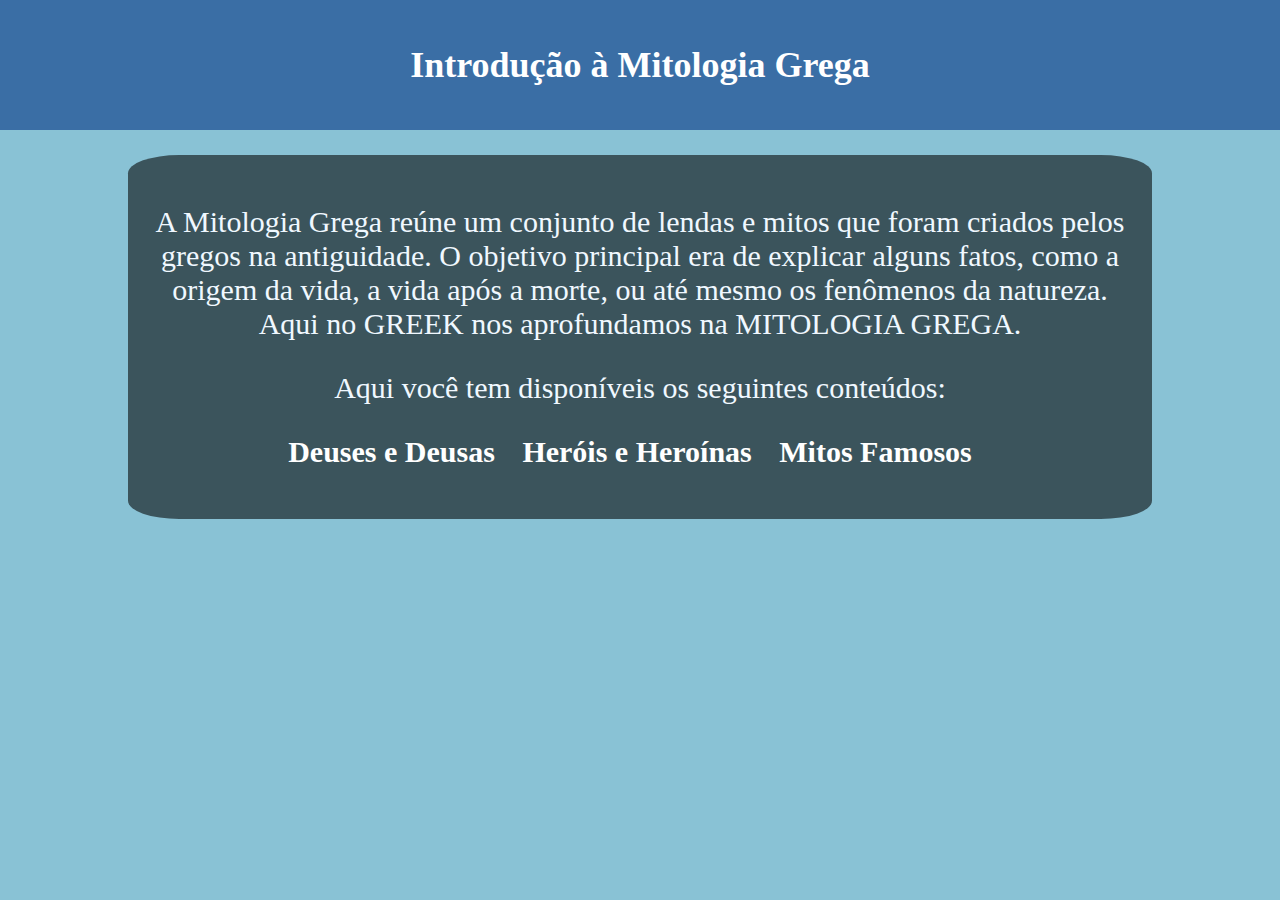
<file: 1_INTRODUCAO/index.html>
<!DOCTYPE html>
<html lang="pt-br">
<head>
    <meta charset="UTF-8">
    <meta name="viewport" content="width=device-width, initial-scale=1.0">
    <link rel="stylesheet" href="style.css">
    <link rel="stylesheet" href= "global.css">
    <title>Mitologia Grega</title>
</head>
<body>
    
    <header>
        
        <h1>Introdução à Mitologia Grega</h1>
    </header>
    <main>
        <p>A Mitologia Grega reúne um conjunto de lendas e mitos que foram criados pelos gregos na antiguidade.
            O objetivo principal era de explicar alguns fatos, como a origem da vida, a vida após a morte, ou até mesmo os fenômenos da natureza.
            Aqui no GREEK nos aprofundamos na MITOLOGIA GREGA.</p>
            <p>Aqui você tem disponíveis os seguintes conteúdos:</p>
        <nav>
            <ul>
                <li><a href="http://192.168.15.176:5500/2_DEUSES/index.html">Deuses e Deusas</a></li>
                <li><a href="http://192.168.15.176:5500/3_HEROIS/index.html">Heróis e Heroínas</a></li>
                <li><a href="http://192.168.15.176:5500/4_MITOS/index.html">Mitos Famosos</a></li>
            </ul>
        </nav>
    </main>
</body>
</html>
</file>
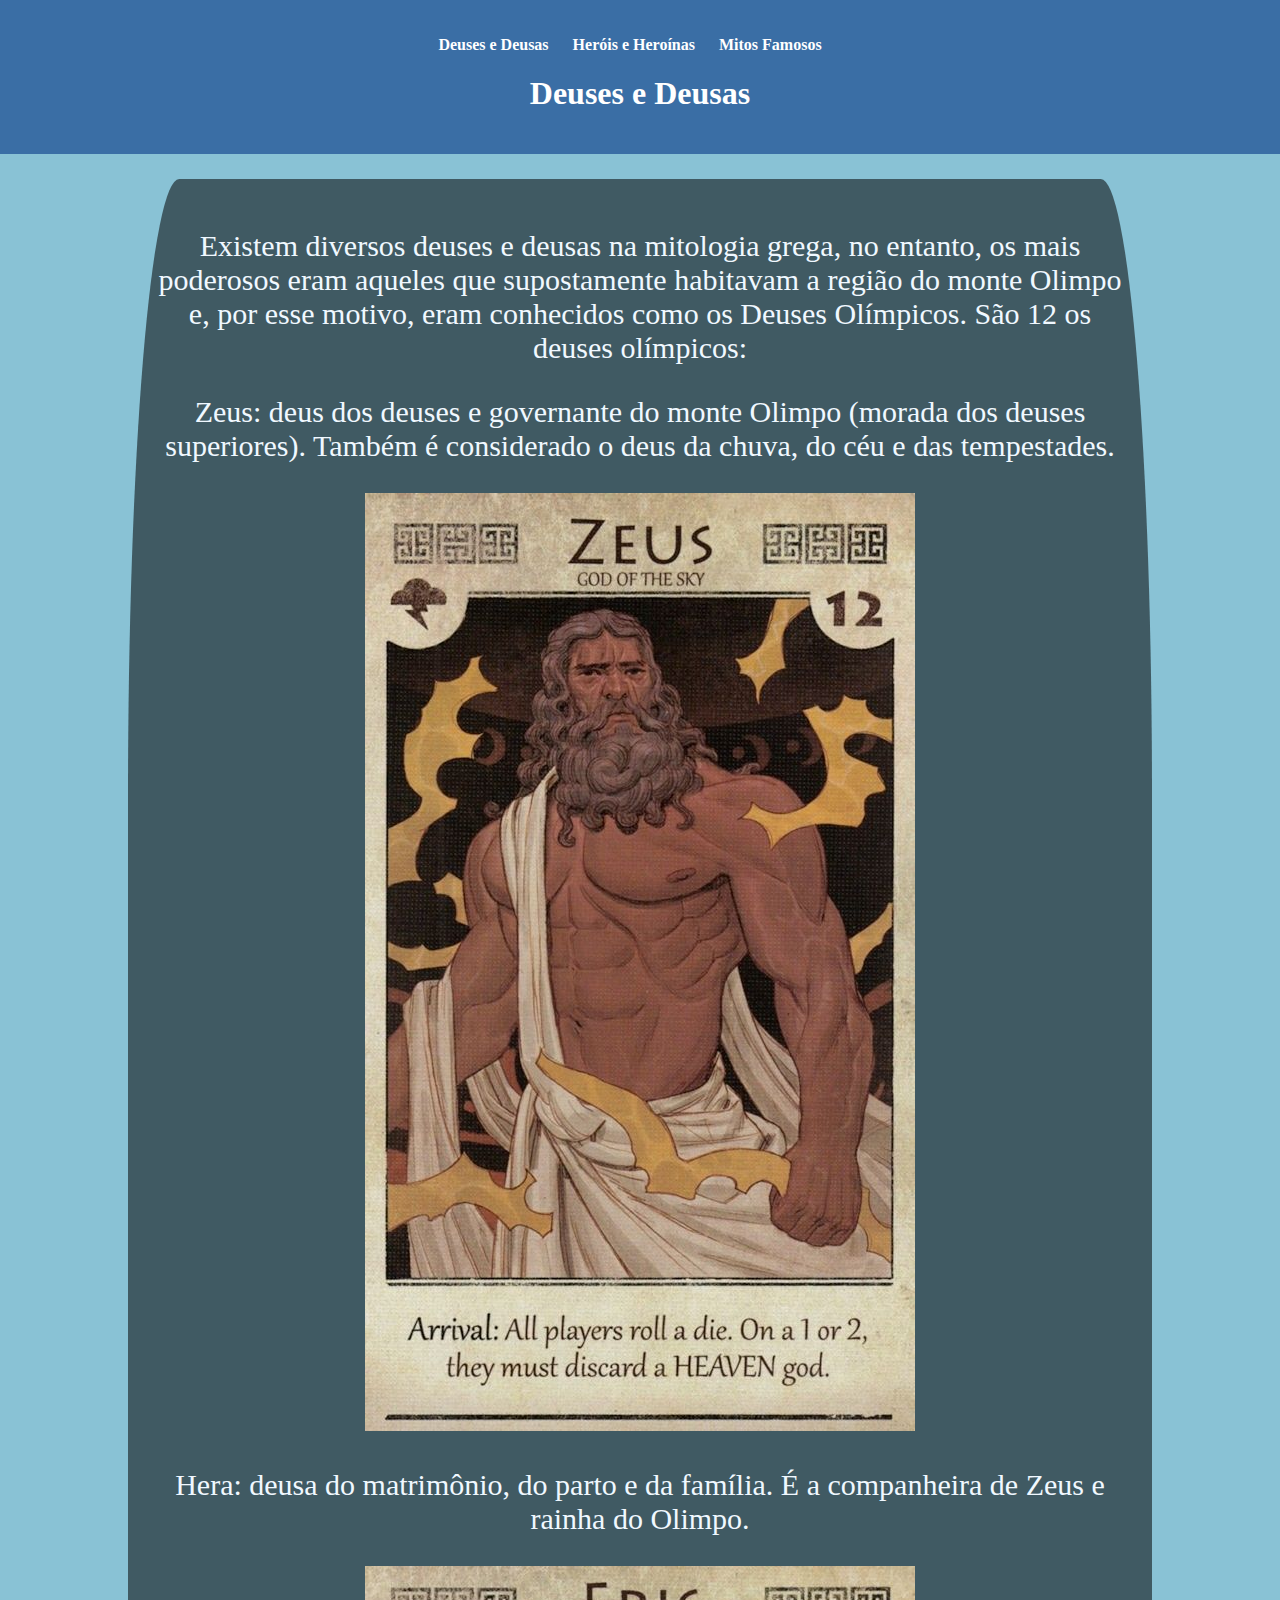
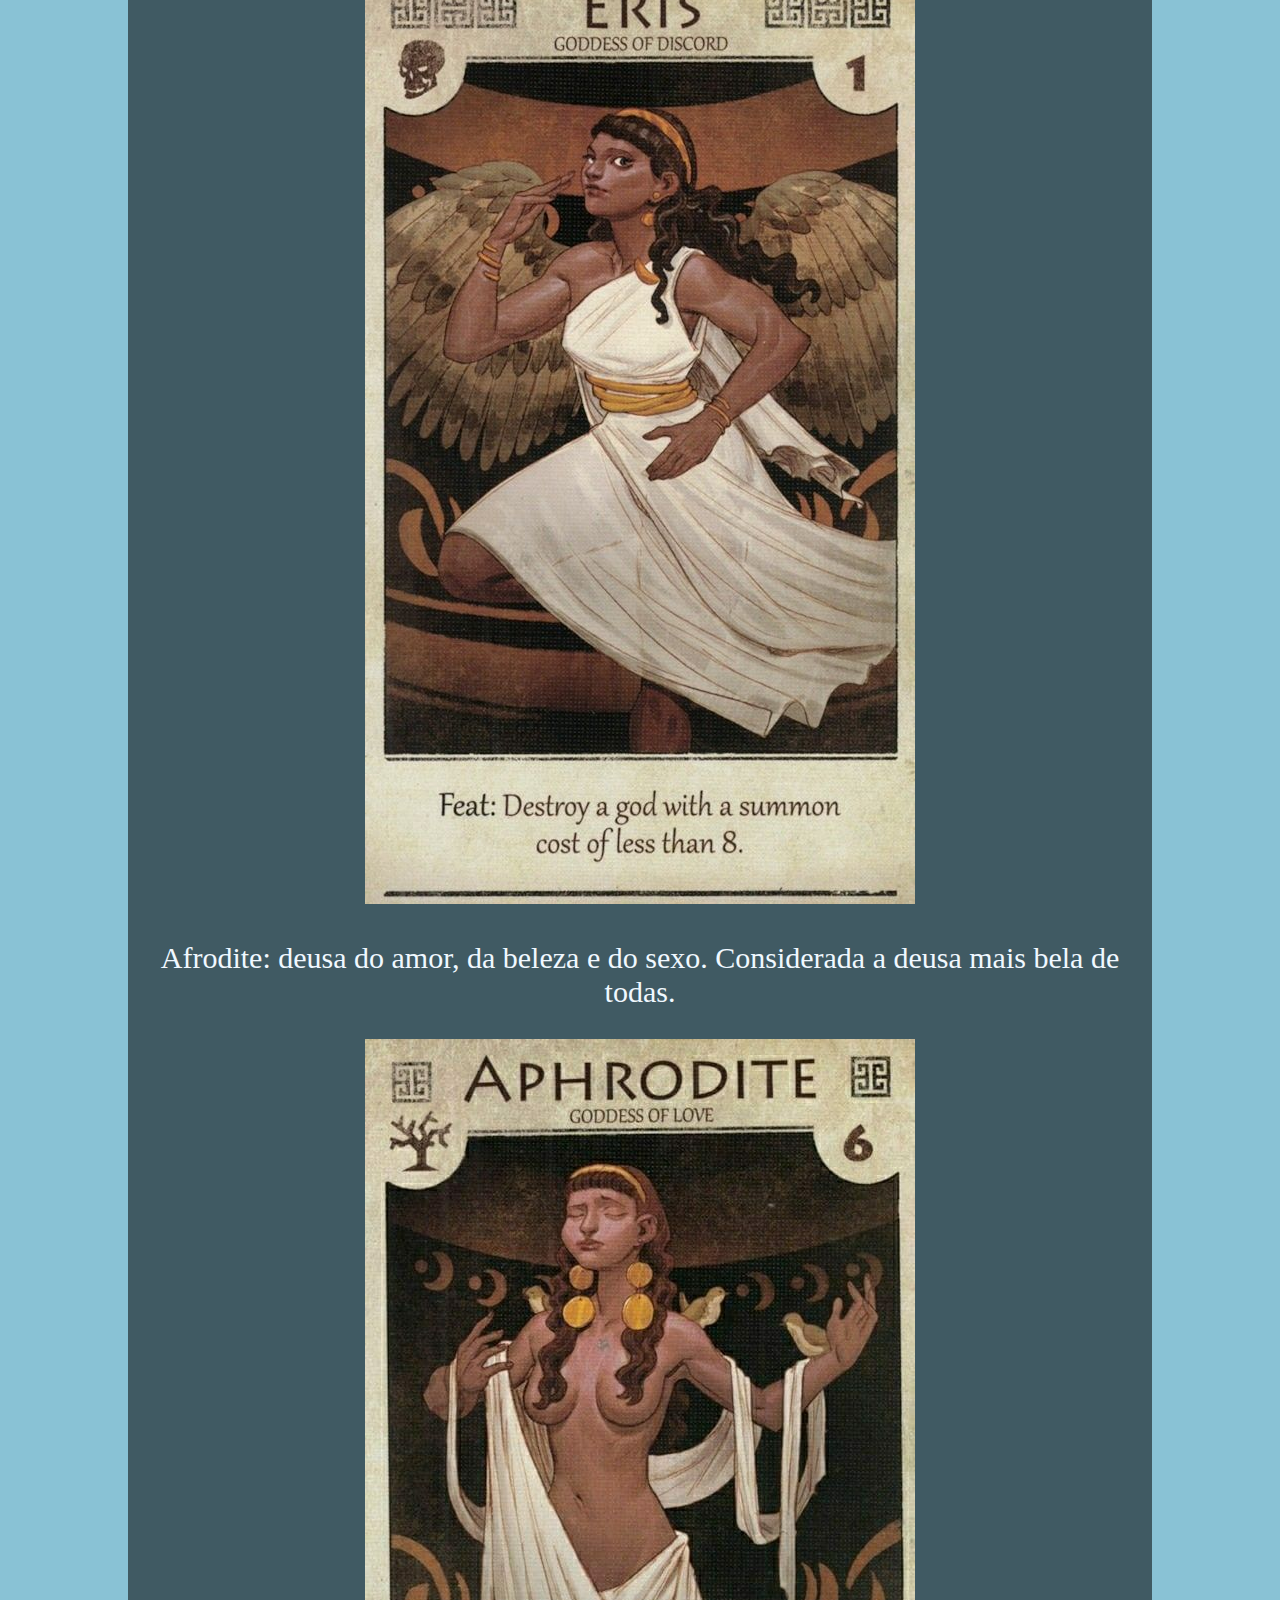
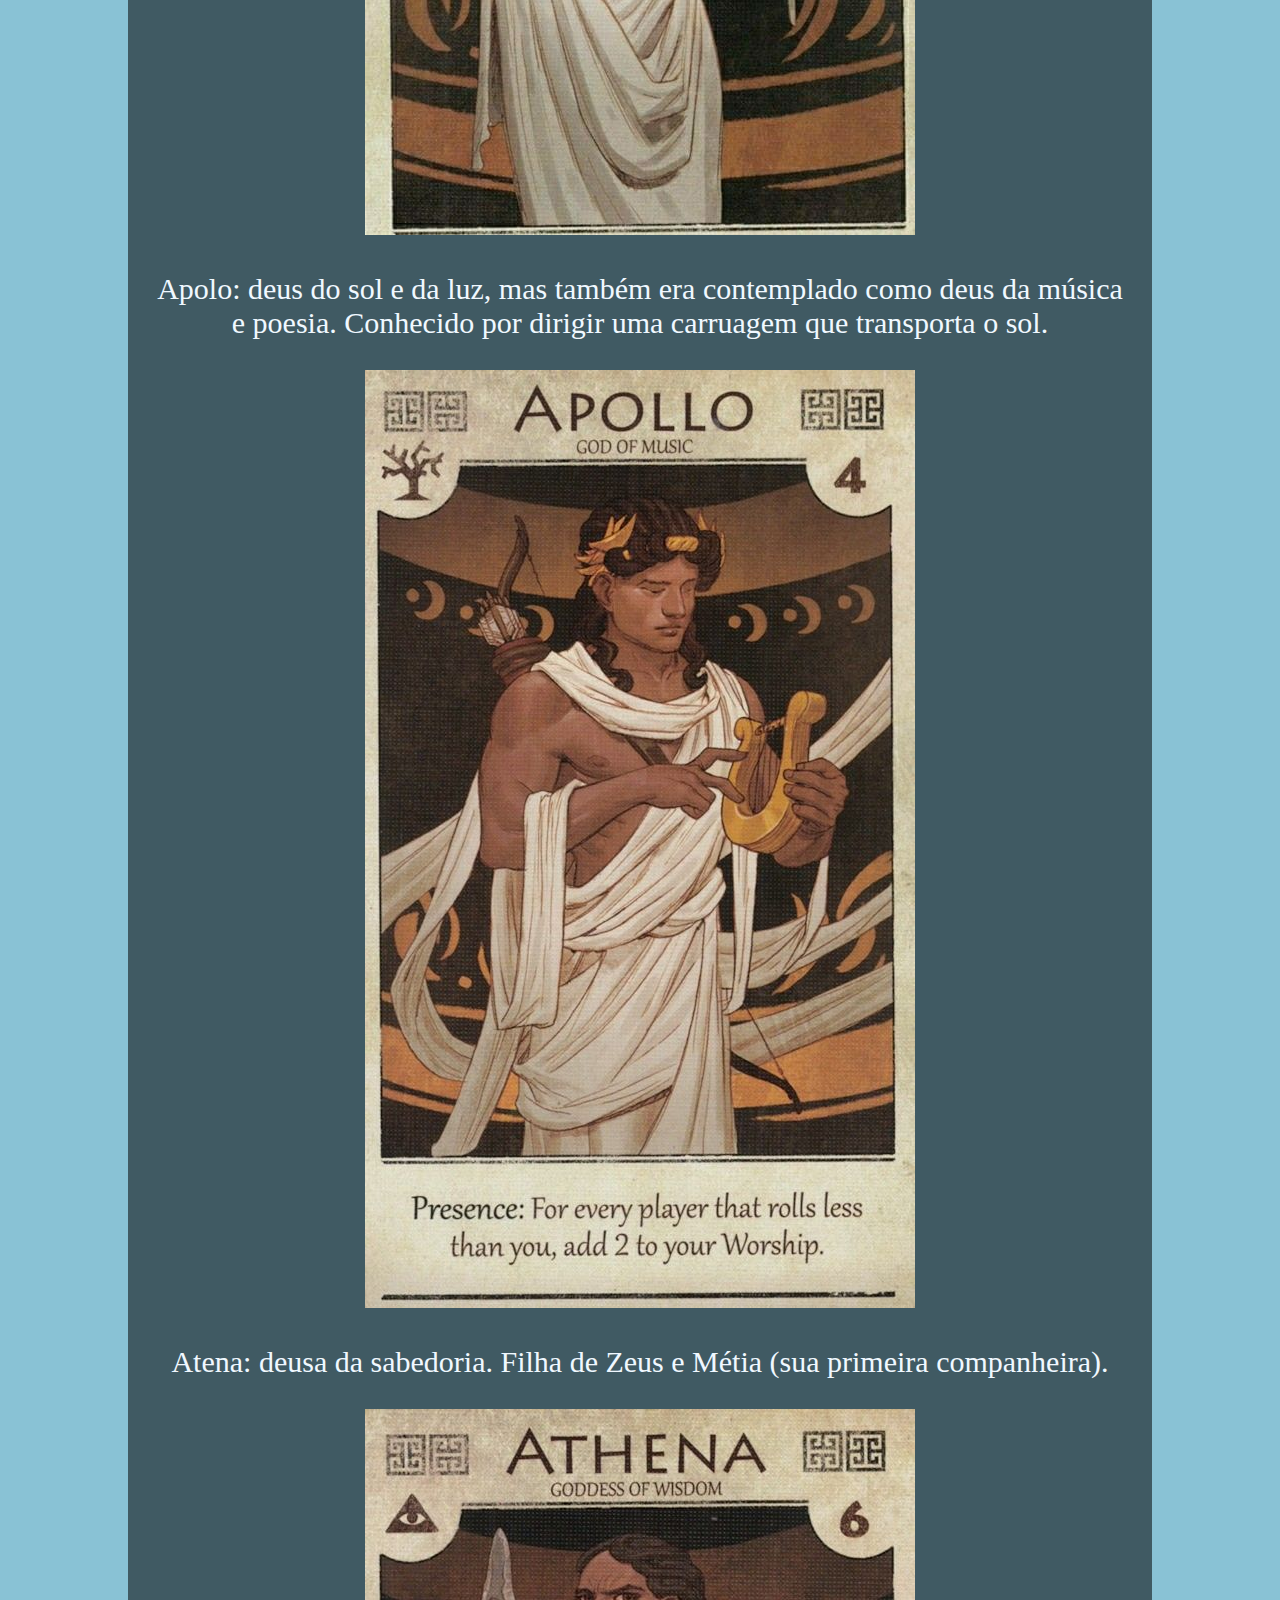
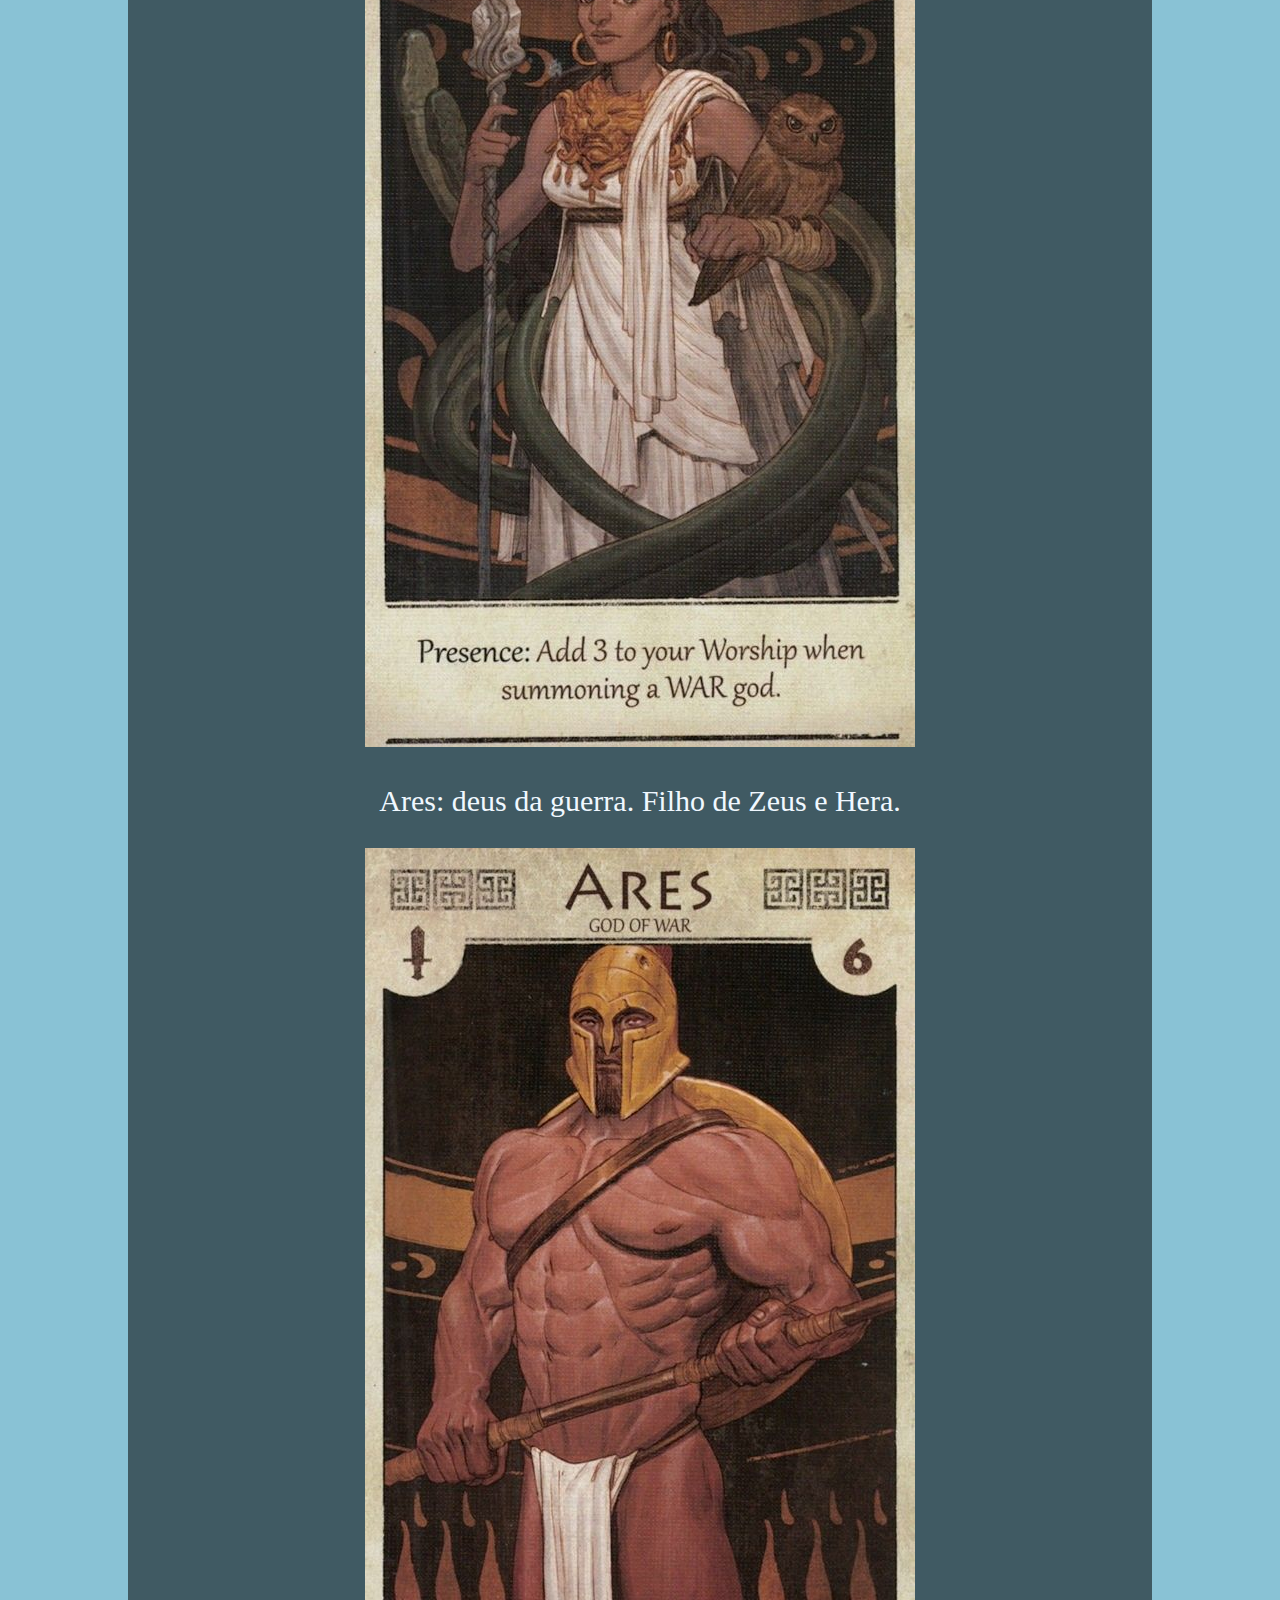
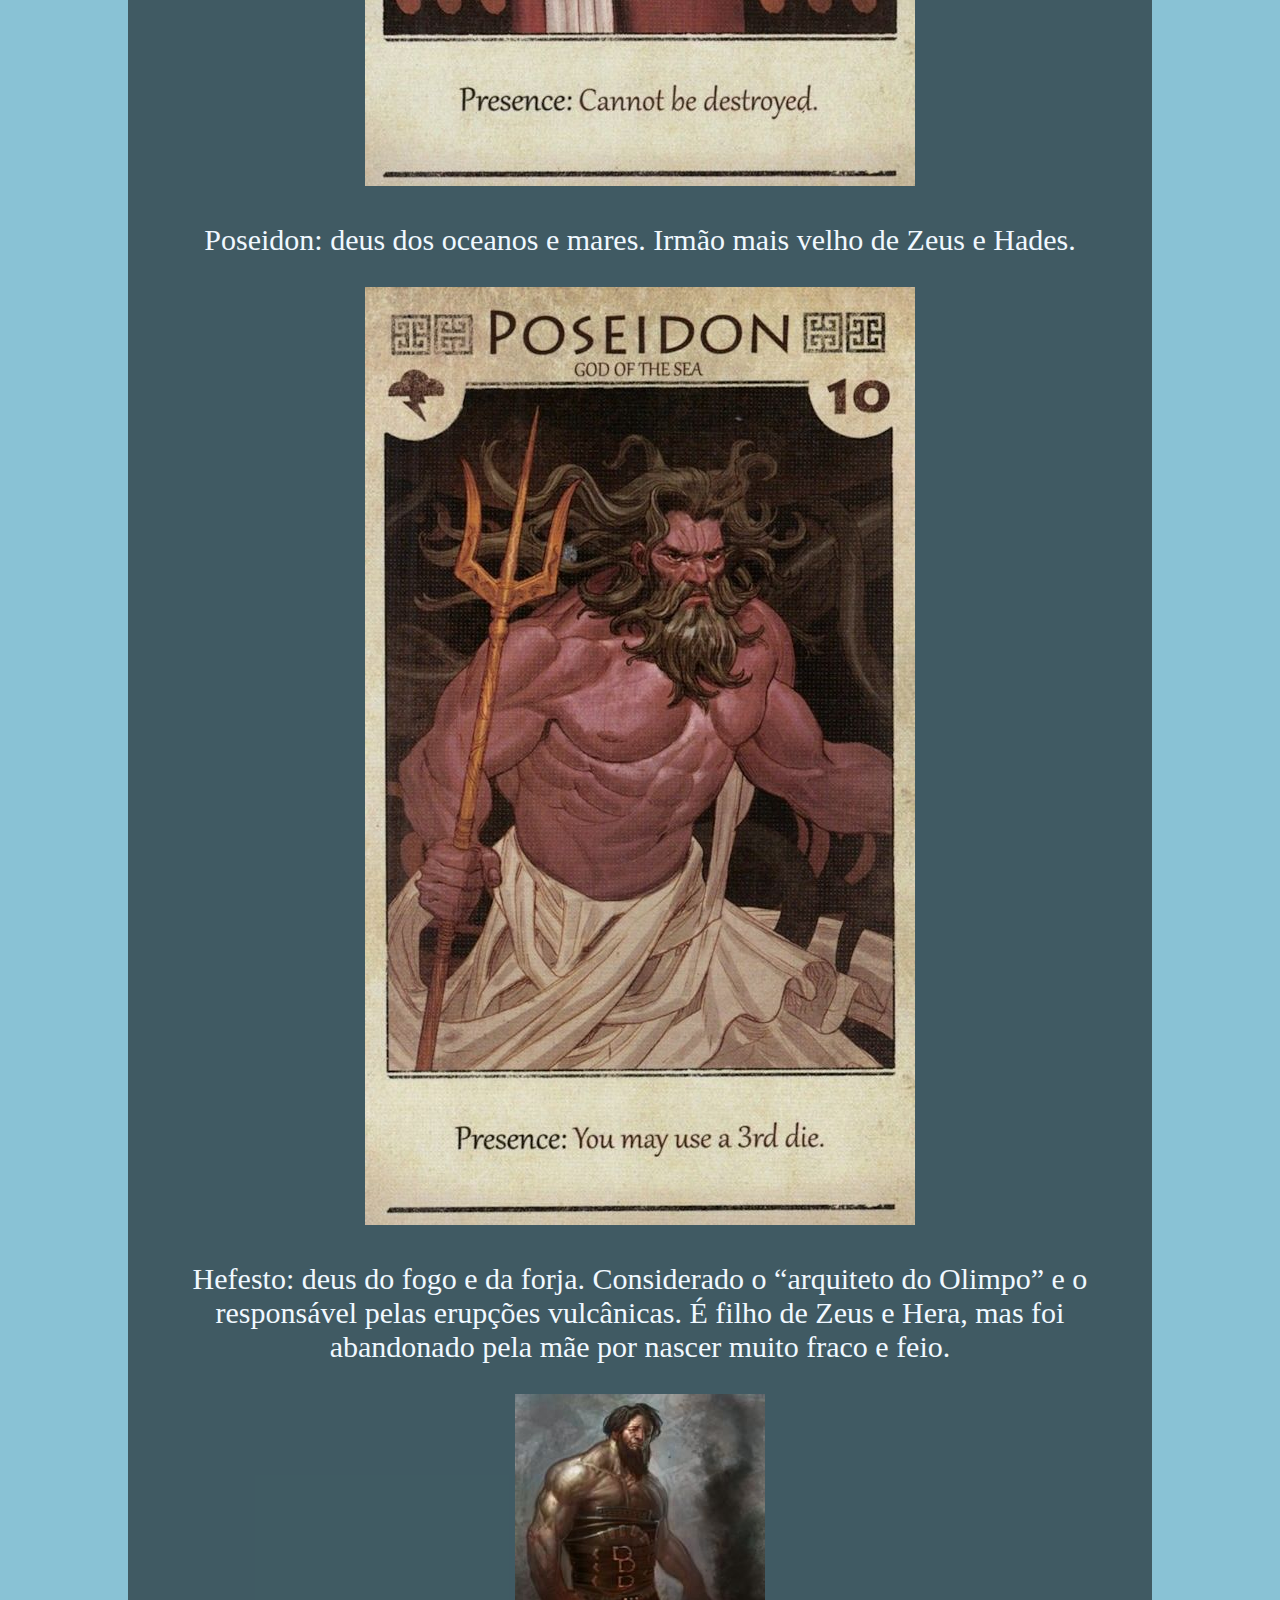
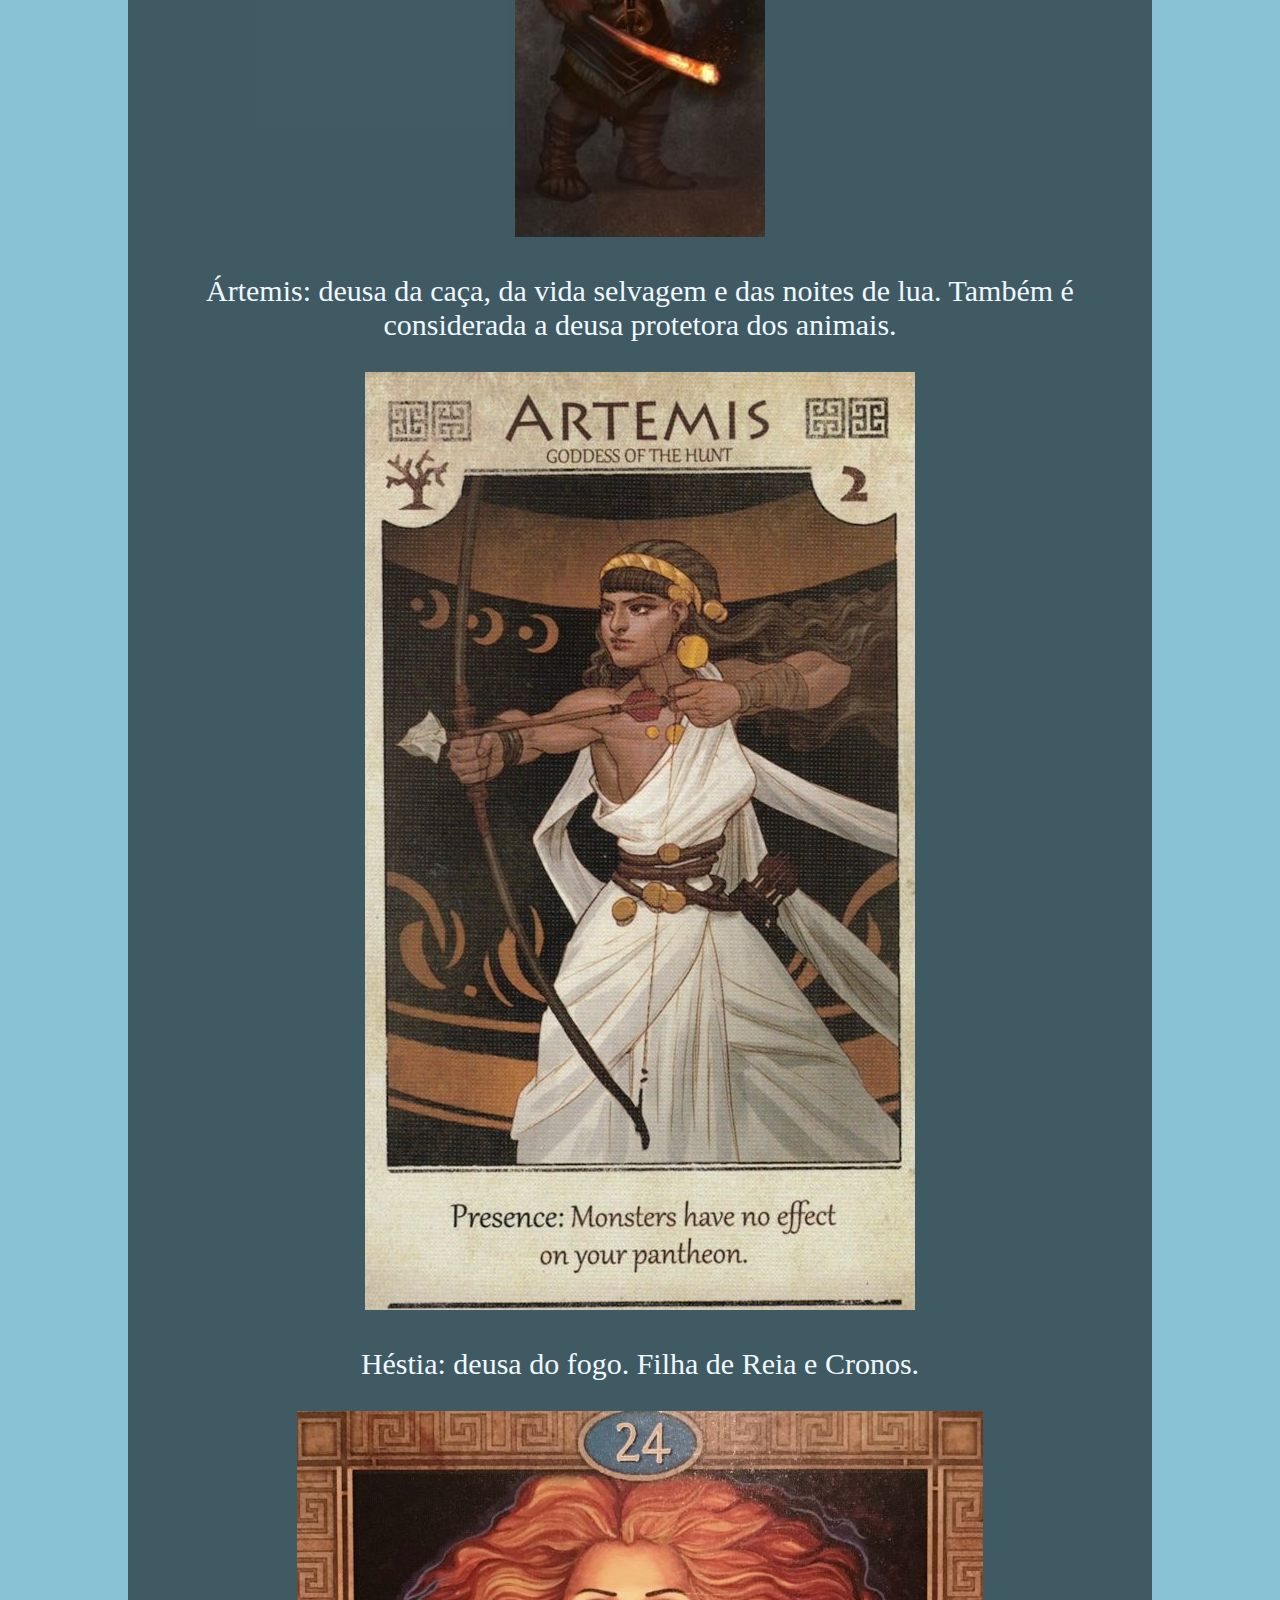
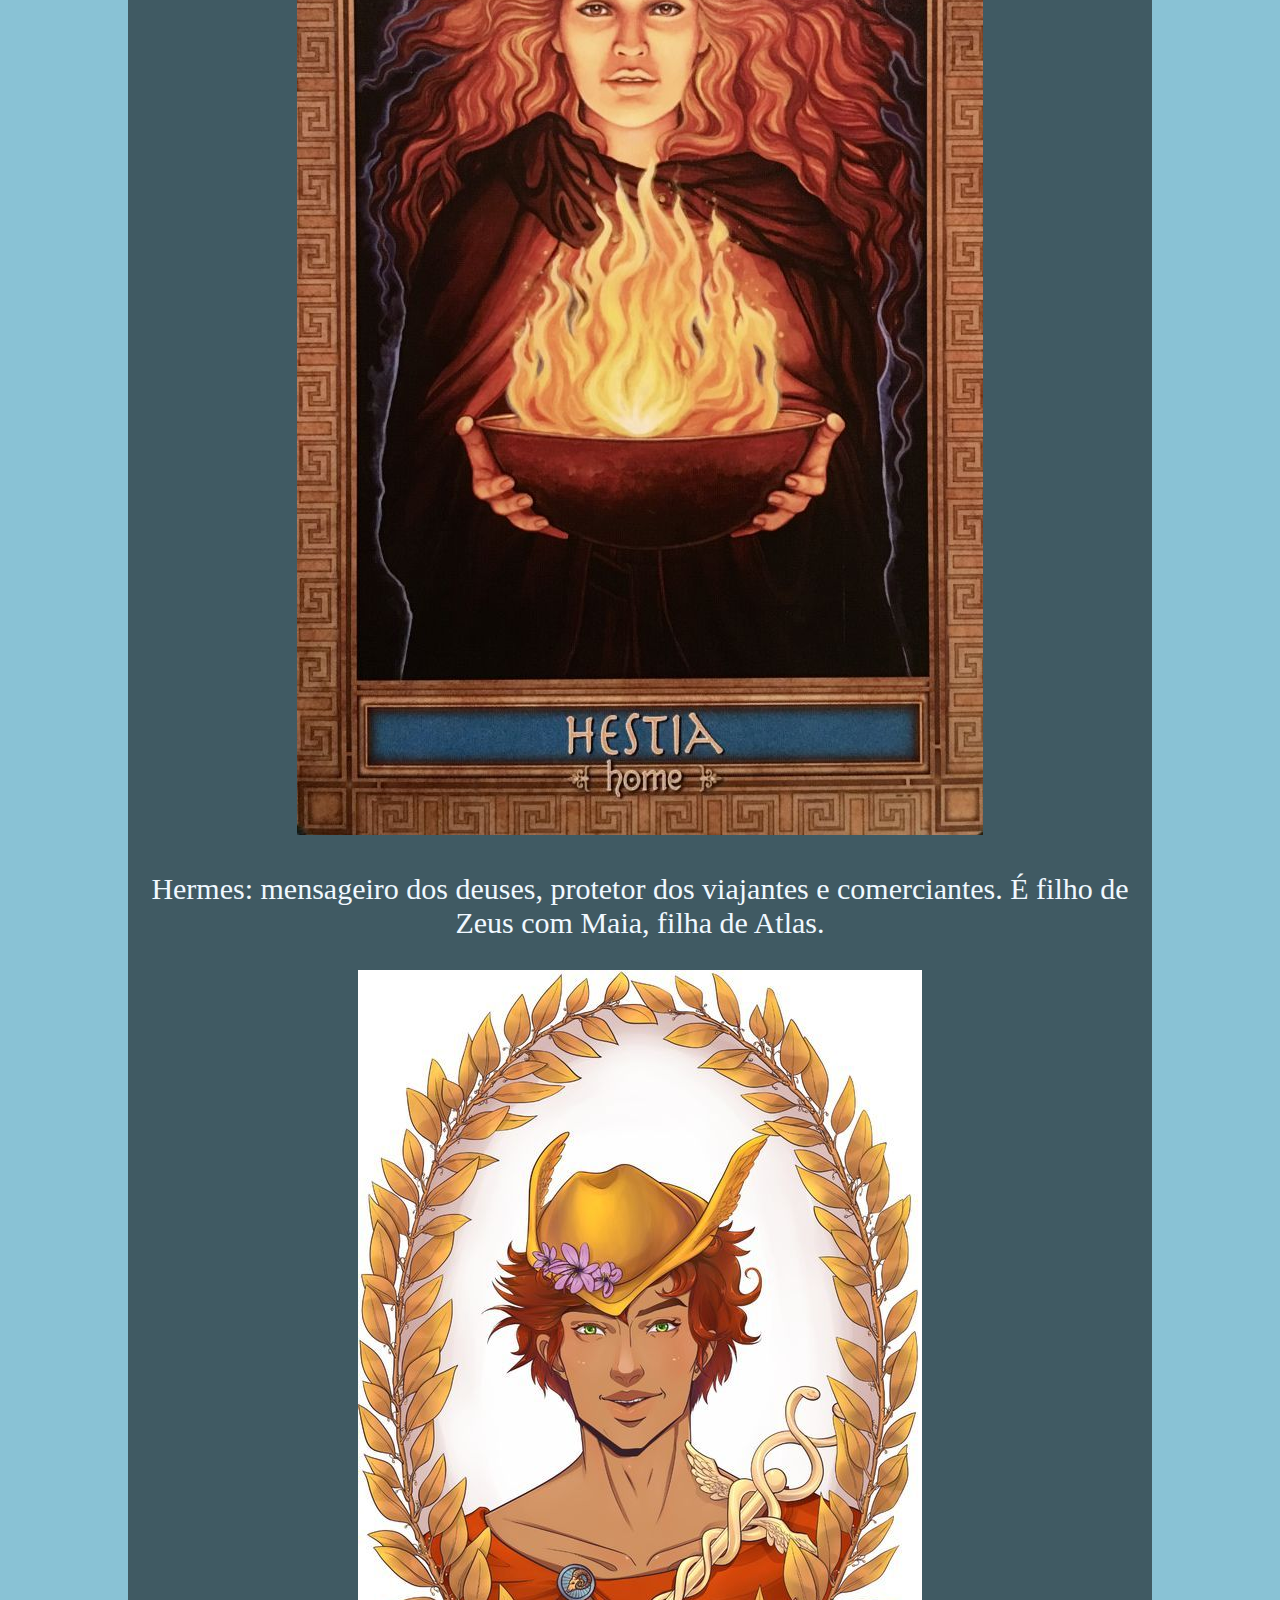
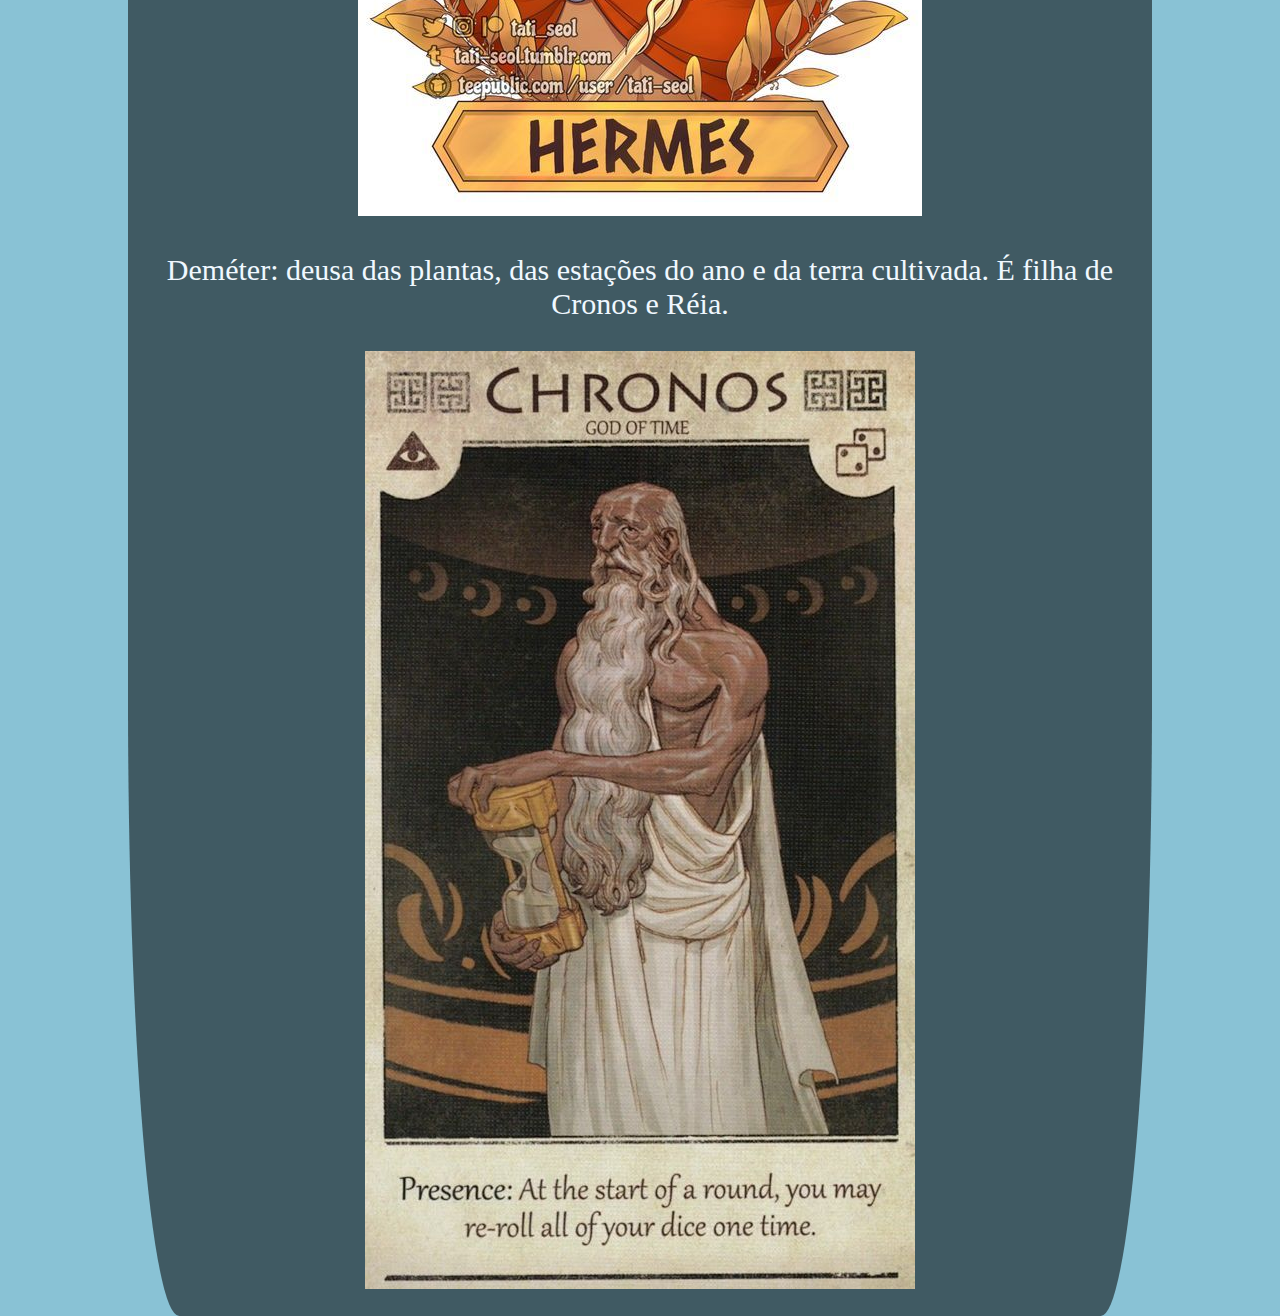
<file: 2_DEUSES/index.html>
<!DOCTYPE html>
<html lang="pt-br">
<head>
    <meta charset="UTF-8">
    <meta name="viewport" content="width=device-width, initial-scale=1.0">
    <link rel="stylesheet" href= "global.css">
    <link rel="stylesheet" href="style.css">
    <title>Deuses e Deusas</title>
</head>
<body>
    <header>
        <nav>
            <ul>
                <li><a href="http://192.168.15.176:5500/1_INTRODUCAO/index.html">Deuses e Deusas</a></li>
                <li><a href="http://192.168.15.176:5500/3_HEROIS/index.html">Heróis e Heroínas</a></li>
                <li><a href="http://192.168.15.176:5500/4_MITOS/index.html">Mitos Famosos</a></li>
            </ul>
        </nav>
        <h1>Deuses e Deusas</h1>
    </header>
    <main>
        <div>
            <p>Existem diversos deuses e deusas na mitologia grega, no entanto, os mais poderosos eram aqueles que supostamente habitavam a região do monte Olimpo e, por esse motivo, eram conhecidos como os Deuses Olímpicos.
    
                São 12 os deuses olímpicos:</p>
                <p>Zeus: deus dos deuses e governante do monte Olimpo (morada dos deuses superiores). Também é considerado o deus da chuva, do céu e das tempestades.</p>
                <img src="../imagens/deuses/zeus.jpg" alt="Zeus">
                <p>Hera: deusa do matrimônio, do parto e da família. É a companheira de Zeus e rainha do Olimpo.</p>
                <img src="../imagens/deuses/era.jpg" alt="Hera">
                <p>Afrodite: deusa do amor, da beleza e do sexo. Considerada a deusa mais bela de todas.</p>
                <img src="../imagens/deuses/Aphrodite - Afrodit.jpg" alt="Afrodite">
                <p>Apolo: deus do sol e da luz, mas também era contemplado como deus da música e poesia. Conhecido por dirigir uma carruagem que transporta o sol.</p>
                <img src="../imagens/deuses/apollo.jpg" alt="Apolo">
                <p>Atena: deusa da sabedoria. Filha de Zeus e Métia (sua primeira companheira).</p>
                <img src="../imagens/deuses/Athena.jpg" alt="Atena">
                <p>Ares: deus da guerra. Filho de Zeus e Hera.</p>
                <img src="../imagens/deuses/ares.jpg" alt="Ares">
                <p>Poseidon: deus dos oceanos e mares. Irmão mais velho de Zeus e Hades.</p>
                <img src="../imagens/deuses/poseidon.jpg" alt="poseidon">
                <p>Hefesto: deus do fogo e da forja. Considerado o “arquiteto do Olimpo” e o responsável pelas erupções vulcânicas. É filho de Zeus e Hera, mas foi abandonado pela mãe por nascer muito fraco e feio.</p>
                <img src="../imagens/deuses/Hefesto.jpg" alt="Hefesto">
                <p>Ártemis: deusa da caça, da vida selvagem e das noites de lua. Também é considerada a deusa protetora dos animais.</p>
                <img src="../imagens/deuses/artemis.jpg" alt="artemis">
                <p>Héstia: deusa do fogo. Filha de Reia e Cronos.</p>
                <img src="../imagens/deuses/Hestia ~ Home.jpg" alt="Hestia">
                <p>Hermes: mensageiro dos deuses, protetor dos viajantes e comerciantes. É filho de Zeus com Maia, filha de Atlas.</p>
                <img src="../imagens/deuses/Hermes.jpg" alt="Hermes">
                <p>Deméter: deusa das plantas, das estações do ano e da terra cultivada. É filha de Cronos e Réia.</p>
                <img src="../imagens/deuses/paidealguem.jpg" alt="Pai de Demeter">
        </div>
    </main>
    
    
</body>
</html>
</file>
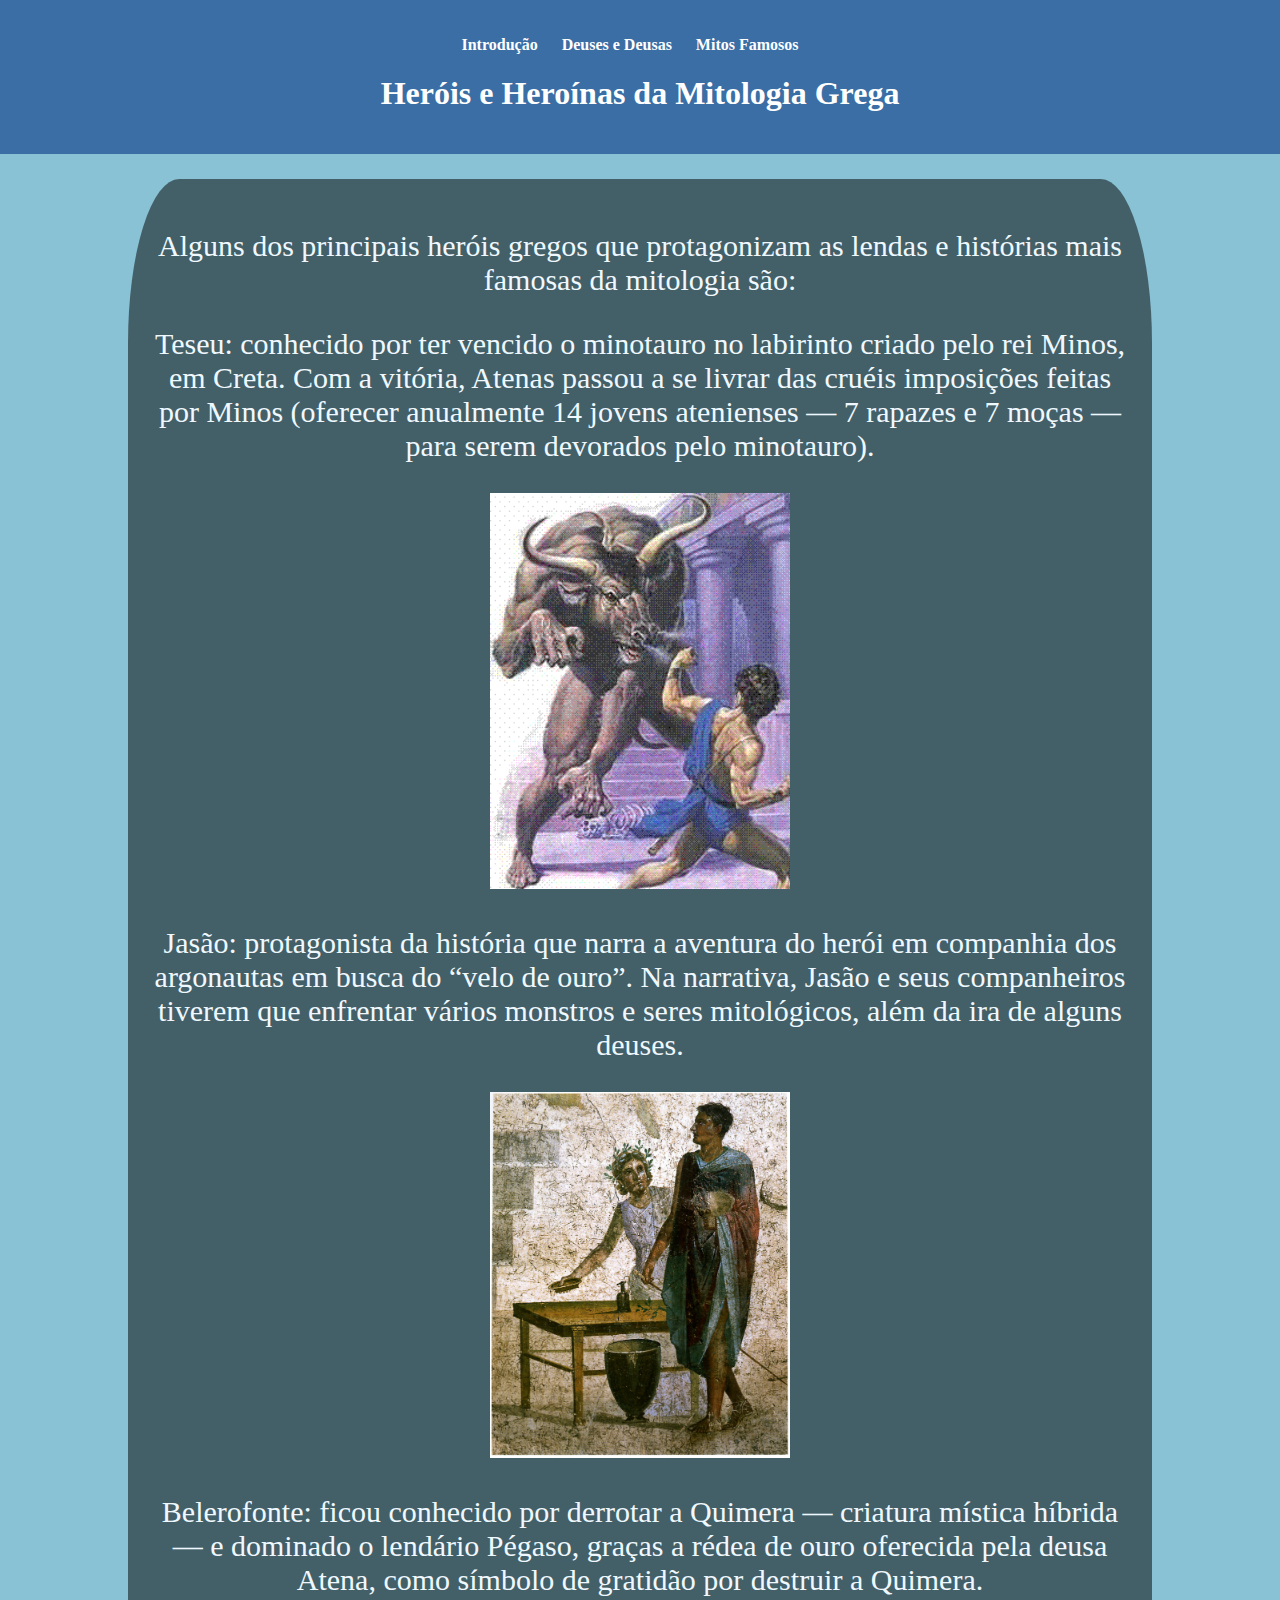
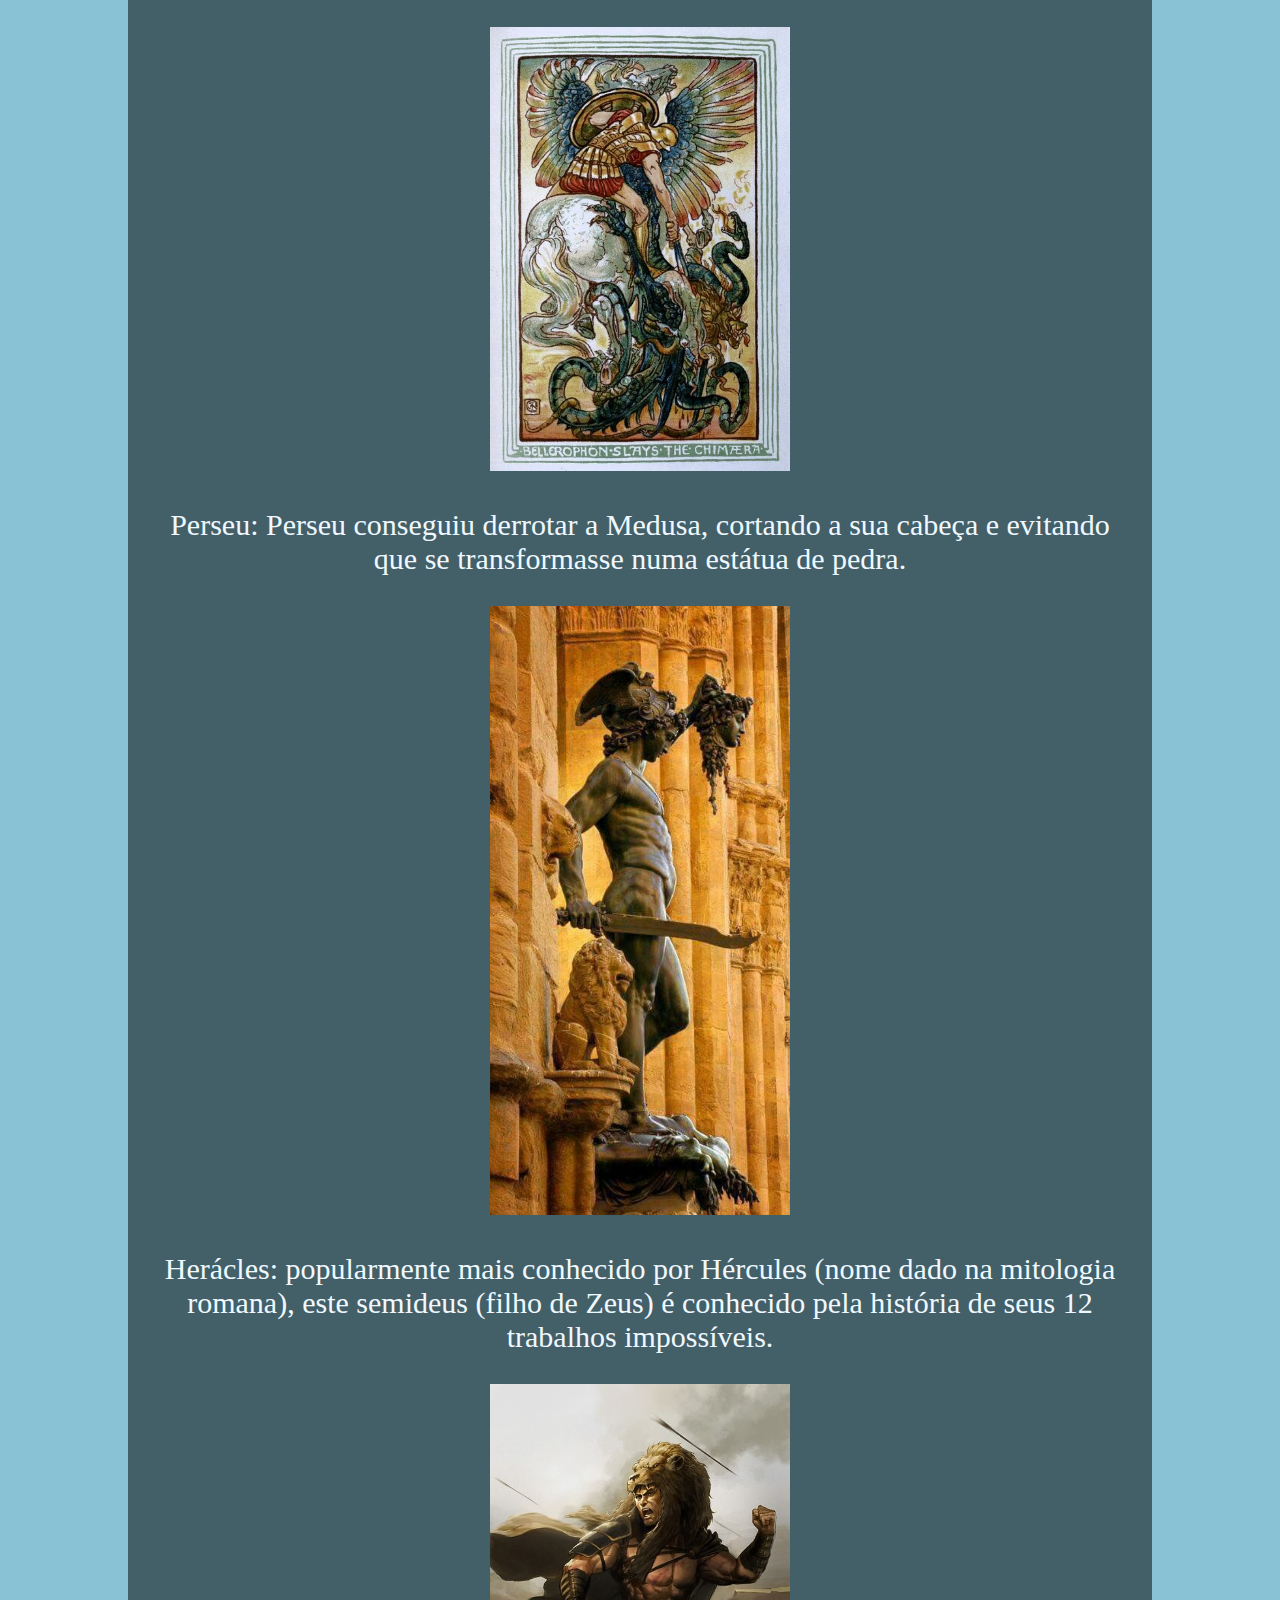
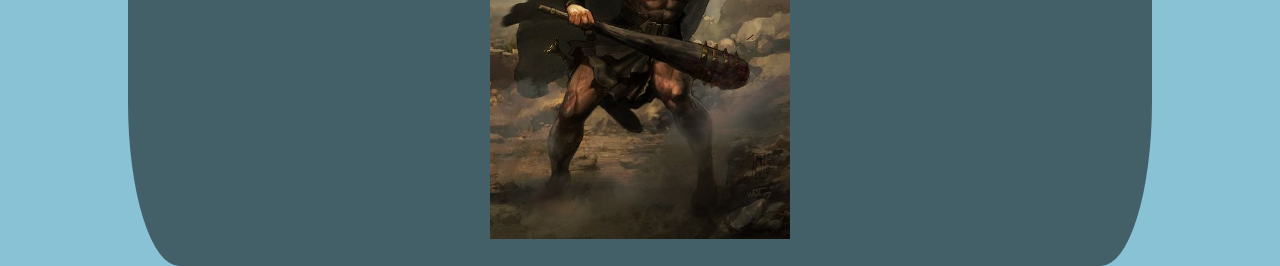
<file: 3_HEROIS/index.html>
<!DOCTYPE html>
<html lang="pt-br">
<head>
    <meta charset="UTF-8">
    <meta name="viewport" content="width=device-width, initial-scale=1.0">
    <link rel="stylesheet" href= "global.css">
    <link rel="stylesheet" href="style.css">
    <title>Heróis e Heroínas</title>
</head>
<body>
    
    <header>
        <nav>
            <ul>
                <li><a href="http://192.168.15.176:5500/1_INTRODUCAO/index.html">Introdução</a></li>
                <li><a href="http://192.168.15.176:5500/2_DEUSES/index.html">Deuses e Deusas</a></li>
                <li><a href="http://192.168.15.176:5500/4_MITOS/index.html">Mitos Famosos</a></li>
            </ul>
        </nav>
        <h1>Heróis e Heroínas da Mitologia Grega</h1>
    </header>
    
    <main>
        <p>Alguns dos principais heróis gregos que protagonizam as lendas e histórias mais famosas da mitologia são:</p>
        <p>Teseu: conhecido por ter vencido o minotauro no labirinto criado pelo rei Minos, em Creta. Com a vitória, Atenas passou a se livrar das cruéis imposições feitas por Minos (oferecer anualmente 14 jovens atenienses — 7 rapazes e 7 moças — para serem devorados pelo minotauro).</p>
        <img src="../imagens/herois/Teseu en perill.gif" alt="Teseu">
        <p>Jasão: protagonista da história que narra a aventura do herói em companhia dos argonautas em busca do “velo de ouro”. Na narrativa, Jasão e seus companheiros tiverem que enfrentar vários monstros e seres mitológicos, além da ira de alguns deuses.</p>
        <img src="../imagens/herois/jasao.jpg" alt="jasao">
        <p>Belerofonte: ficou conhecido por derrotar a Quimera — criatura mística híbrida — e dominado o lendário Pégaso, graças a rédea de ouro oferecida pela deusa Atena, como símbolo de gratidão por destruir a Quimera.</p>
        <img src="../imagens/herois/belefonte.jpg" alt="Belefonte">
        <p>Perseu: Perseu conseguiu derrotar a Medusa, cortando a sua cabeça e evitando que se transformasse numa estátua de pedra.</p>
        <img src="../imagens/herois/perseu.jpg" alt="perseu">
        <p>Herácles: popularmente mais conhecido por Hércules (nome dado na mitologia romana), este semideus (filho de Zeus) é conhecido pela história de seus 12 trabalhos impossíveis.</p>
        <img src="../imagens/herois/hercules.jpg" alt="Hercules">
    </main>
    
</body>
</html>
</file>
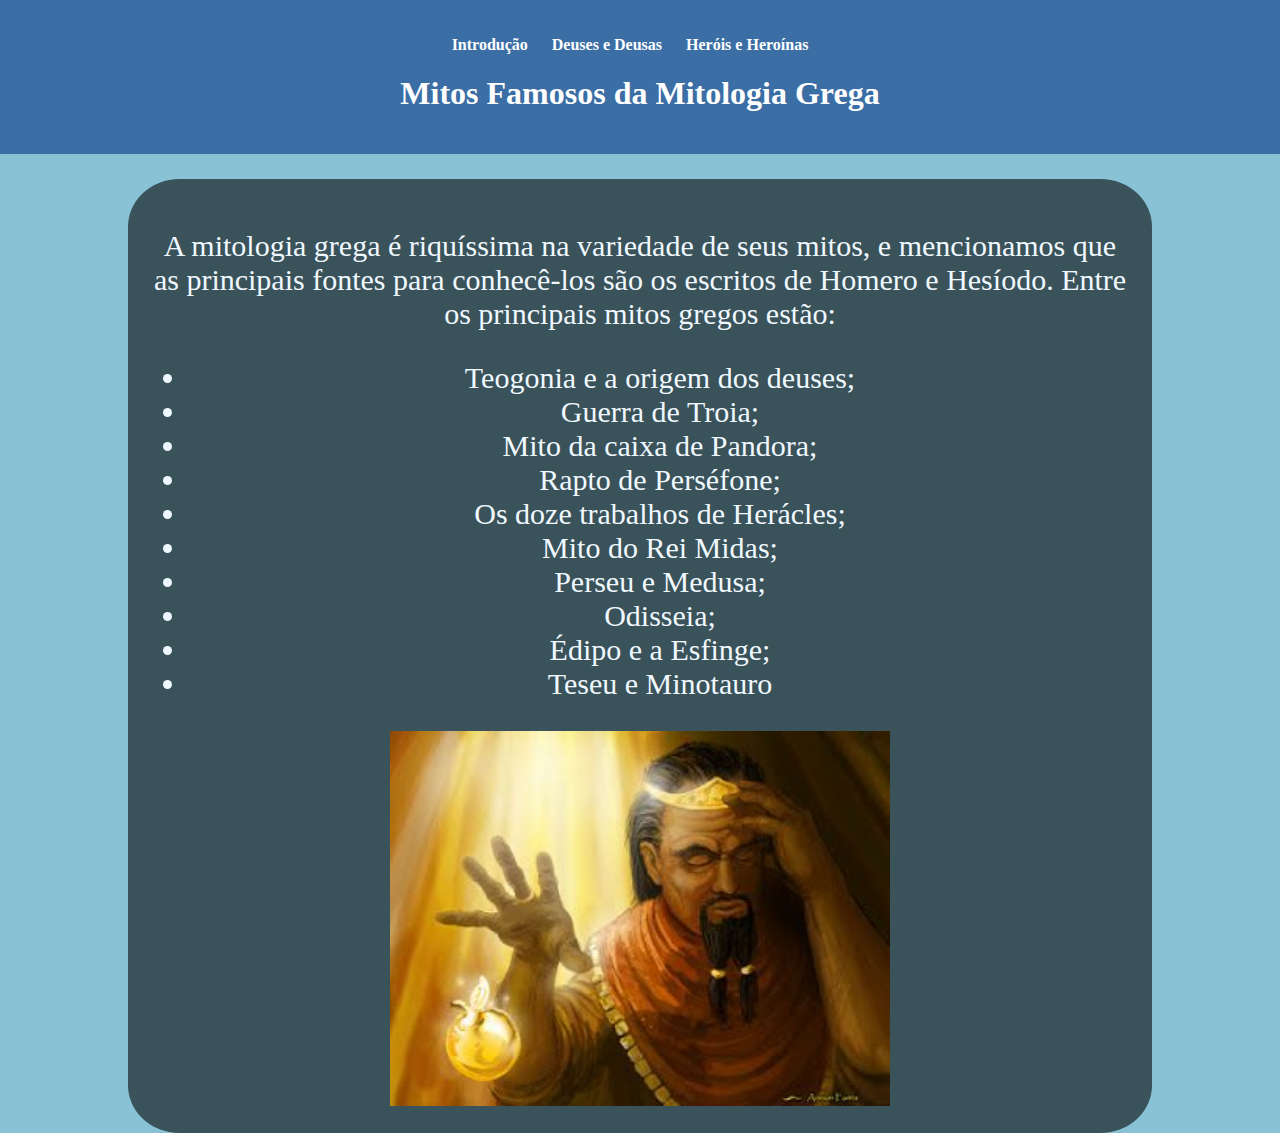
<file: 4_MITOS/index.html>
<!DOCTYPE html>
<html lang="pt-br">
<head>
    <meta charset="UTF-8">
    <meta name="viewport" content="width=device-width, initial-scale=1.0">
    <link rel="stylesheet" href= "global.css">
    <link rel="stylesheet" href="style.css">
    <title>Mitos Famosos</title>
</head>
<body>
    
    <header>
        <nav>
            <ul>
                <li><a href="http://192.168.15.176:5500/1_INTRODUCAO/index.html">Introdução</a></li>
                <li><a href="http://192.168.15.176:5500/2_DEUSES/index.html">Deuses e Deusas</a></li>
                <li><a href="http://192.168.15.176:5500/3_HEROIS/index.html">Heróis e Heroínas</a></li>
            </ul>
        </nav>
        <h1>Mitos Famosos da Mitologia Grega</h1>
    </header>
    
    <main>
        <p>A mitologia grega é riquíssima na variedade de seus mitos, e mencionamos que as principais fontes para conhecê-los são os escritos de Homero e Hesíodo. Entre os principais mitos gregos estão:</p>
        <ul>
            <li>Teogonia e a origem dos deuses; </li>
            <li>Guerra de Troia;</li>
            <li>Mito da caixa de Pandora;</li>
            <li>Rapto de Perséfone;</li>
            <li>Os doze trabalhos de Herácles;</li>
            <li>Mito do Rei Midas;</li>
            <li>Perseu e Medusa;</li>
            <li>Odisseia;</li>
            <li>Édipo e a Esfinge;</li>
            <li>Teseu e Minotauro</li>
        </ul>
        <img src="../imagens/mitos/¿Quién fue el rey Midas_.jpg" alt="Rei Midas">
    </main>
</body>
</html>
</file>
<file: 1_INTRODUCAO/style.css>
h1 {
    font-size: 36px;
}
</file>
<file: 1_INTRODUCAO/global.css>
/* Estilos globais */
* {
    box-sizing: border-box;
}

body {
    font-family:Cambria, Cochin, Georgia, Times, 'Times New Roman', serif;
    margin: 0;
    padding: 0;
    background-color: #89C2D5;
    color: aliceblue;
    text-align: center;
}



header {
    background-color: #3A6EA5;
    color: #fff;
    text-align: center;
    padding: 20px;
}

nav ul {
    list-style-type: none;
    padding: 0;
}

nav ul li {
    display: inline;
    margin-right: 20px;
}

nav ul li a {
    text-decoration: none;
    color: #FFFF;
    font-weight: bold;

}

main {
    padding: 20px;
    font-size: 30px;
    background-color: rgba(0, 0, 0, 0.568);
    width: 80%;
    height: 80%;
    text-align: center;
    margin: auto;
    border-radius: 5%;
    position: relative;
    margin-top: 25px;
    
}



/* Estilos específicos para cada página */
/* Página 1: Introdução */
</file>
<file: 2_DEUSES/global.css>
/* Estilos globais */
* {
    box-sizing: border-box;
}

body {
    font-family:Cambria, Cochin, Georgia, Times, 'Times New Roman', serif;
    margin: 0;
    padding: 0;
    background-color: #89C2D5;
    color: aliceblue;
    text-align: center;
}



header {
    background-color: #3A6EA5;
    color: #fff;
    text-align: center;
    padding: 20px;
}

nav ul {
    list-style-type: none;
    padding: 0;
}

nav ul li {
    display: inline;
    margin-right: 20px;
}

nav ul li a {
    text-decoration: none;
    color: #FFFF;
    font-weight: bold;

}

main {
    padding: 20px;
    font-size: 30px;
    background-color: rgba(0, 0, 0, 0.534);
    width: 80%;
    height: 80%;
    text-align: center;
    margin: auto;
    border-radius: 5%;
    position: relative;
    margin-top: 25px;
    
}



/* Estilos específicos para cada página */
/* Página 1: Introdução */
</file>
<file: 2_DEUSES/style.css>
img {
    max-width: 100%;
    height: auto;
}
</file>
<file: 3_HEROIS/global.css>
/* Estilos globais */
* {
    box-sizing: border-box;
}

body {
    font-family:Cambria, Cochin, Georgia, Times, 'Times New Roman', serif;
    margin: 0;
    padding: 0;
    background-color: #89C2D5;
    color: aliceblue;
    text-align: center;
}



header {
    background-color: #3A6EA5;
    color: #fff;
    text-align: center;
    padding: 20px;
}

nav ul {
    list-style-type: none;
    padding: 0;
}

nav ul li {
    display: inline;
    margin-right: 20px;
}

nav ul li a {
    text-decoration: none;
    color: #FFFF;
    font-weight: bold;

}

main {
    padding: 20px;
    font-size: 30px;
    background-color: rgba(0, 0, 0, 0.507);
    width: 80%;
    height: 80%;
    text-align: center;
    margin: auto;
    border-radius: 5%;
    position: relative;
    margin-top: 25px;
    
}



/* Estilos específicos para cada página */
/* Página 1: Introdução */
</file>
<file: 3_HEROIS/style.css>
* {
    box-sizing: border-box;
}

img {
    width: 300px;
    height: auto;
}
</file>
<file: 4_MITOS/global.css>
/* Estilos globais */
* {
    box-sizing: border-box;
}

body {
    font-family:Cambria, Cochin, Georgia, Times, 'Times New Roman', serif;
    margin: 0;
    padding: 0;
    background-color: #89C2D5;
    color: aliceblue;
    text-align: center;
}



header {
    background-color: #3A6EA5;
    color: #fff;
    text-align: center;
    padding: 20px;
}

nav ul {
    list-style-type: none;
    padding: 0;
}

nav ul li {
    display: inline;
    margin-right: 20px;
}

nav ul li a {
    text-decoration: none;
    color: #FFFF;
    font-weight: bold;

}

main {
    padding: 20px;
    font-size: 30px;
    background-color: rgba(0, 0, 0, 0.575);
    width: 80%;
    height: 80%;
    text-align: center;
    margin: auto;
    border-radius: 5%;
    position: relative;
    margin-top: 25px;
    
}



/* Estilos específicos para cada página */
/* Página 1: Introdução */
</file>
<file: 4_MITOS/style.css>
img {
    width: 500px;
}
</file>
